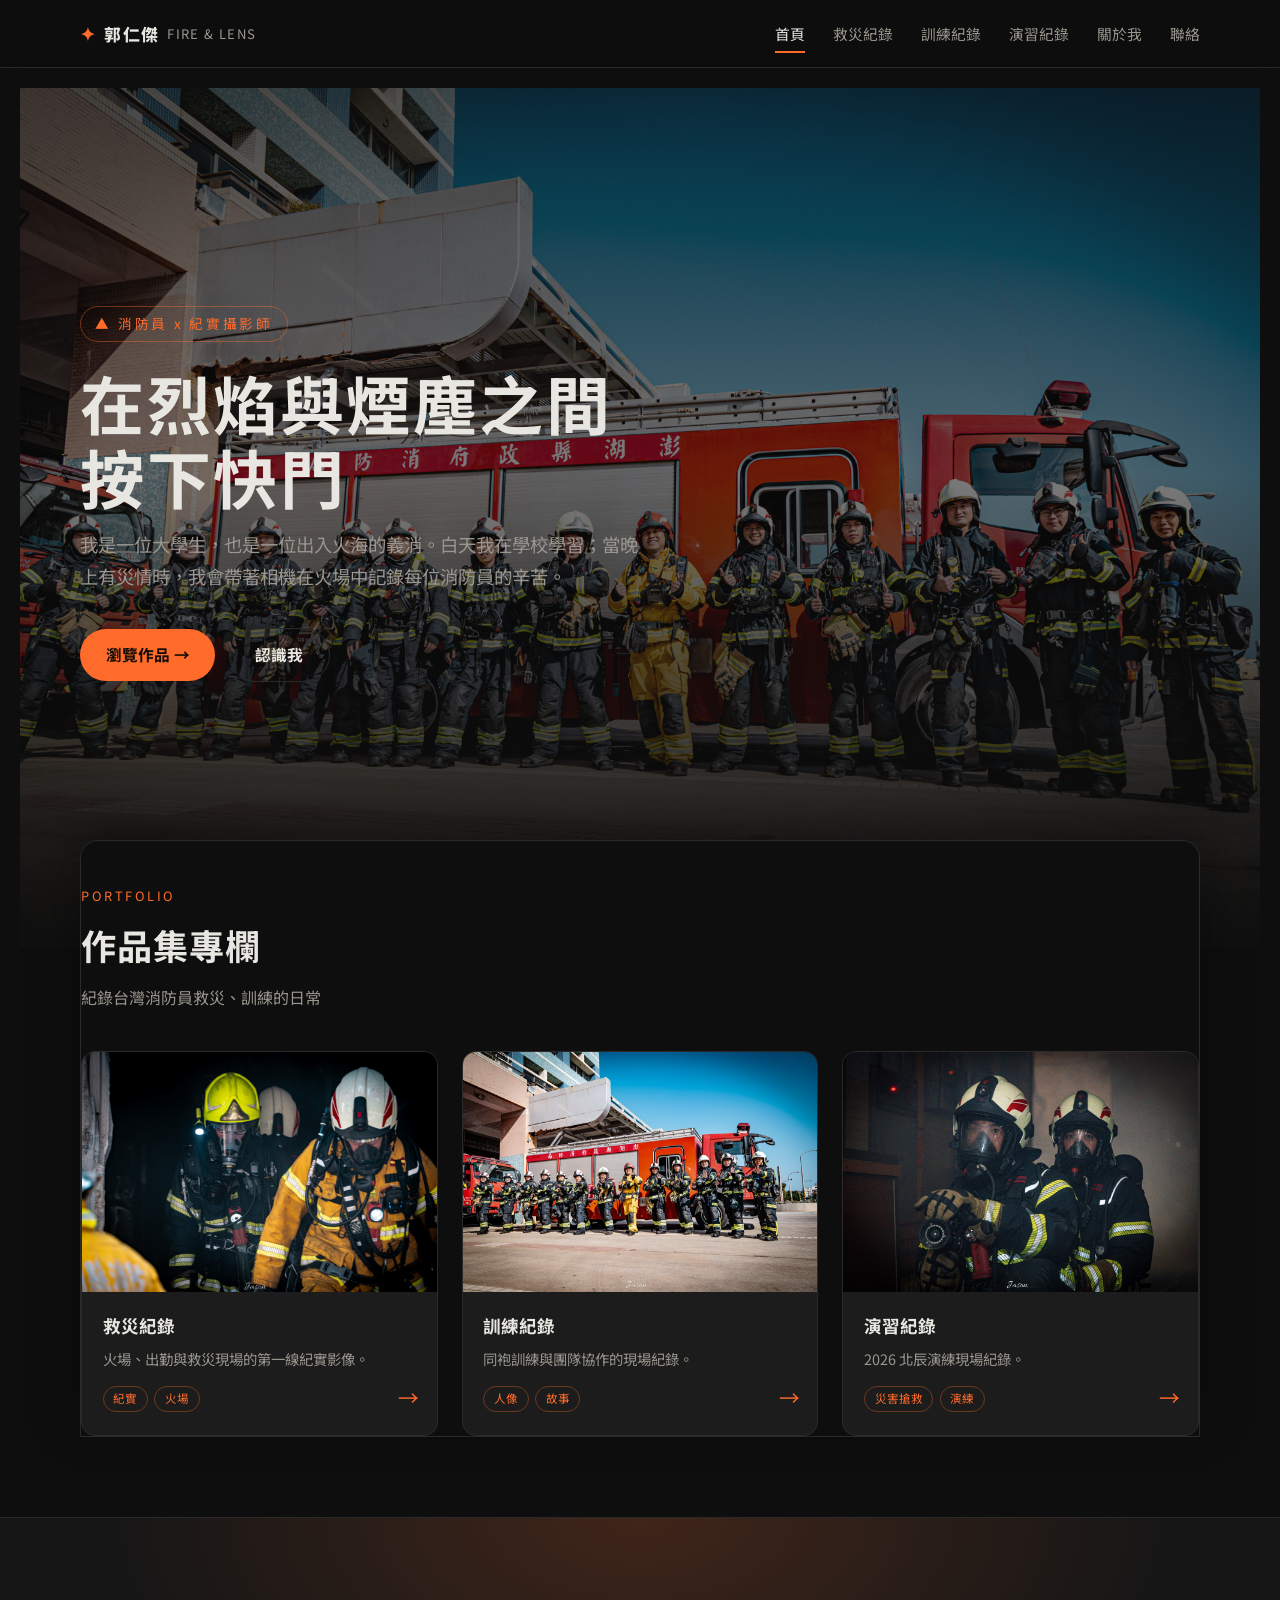
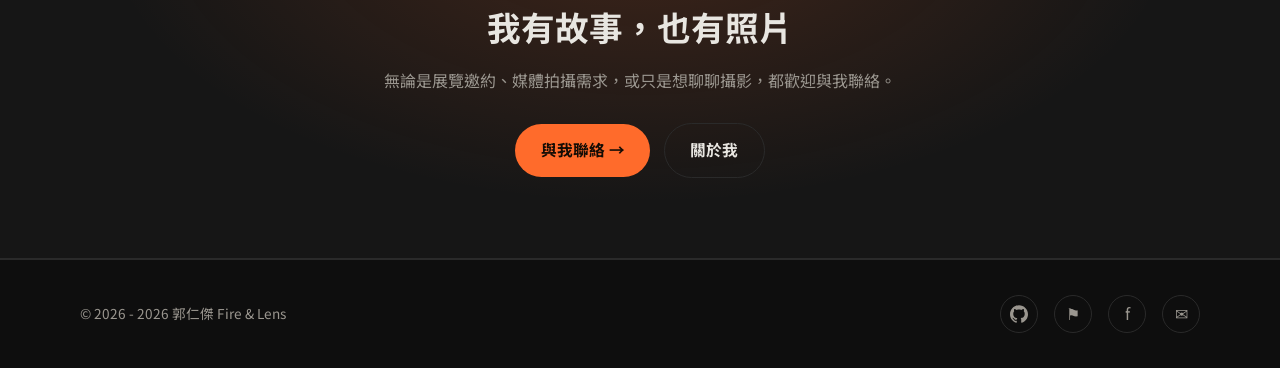
<file: index.html>
<!DOCTYPE html>
<html lang="zh-Hant">
<head>
  <meta charset="UTF-8">
  <meta name="viewport" content="width=device-width, initial-scale=1.0">
  <title>郭仁傑 ・ 消防員攝影師｜烈火的視界</title>
  <meta name="description" content="消防員攝影師郭仁傑的個人作品集 — 用鏡頭記錄烈焰、汗水與守護這座城市的人們。">
  <link rel="preconnect" href="https://fonts.googleapis.com">
  <link rel="preconnect" href="https://fonts.gstatic.com" crossorigin>
  <link href="https://fonts.googleapis.com/css2?family=Noto+Sans+TC:wght@400;500;700;900&display=swap" rel="stylesheet">
  <link rel="stylesheet" href="css/style.css">
</head>
<body>

  <header class="site-header">
    <div class="container nav">
      <a class="brand" href="index.html"><span class="flame">&#10022;</span> 郭仁傑 <span style="font-weight:400;color:var(--text-muted);font-size:.82rem">FIRE &amp; LENS</span></a>
      <nav class="nav-links" aria-label="主選單">
        <a href="index.html">首頁</a>
        <a href="fire.html">消防紀實</a>
        <a href="portrait.html">人像</a>
        <a href="landscape.html">風景</a>
        <a href="about.html">關於我</a>
        <a href="contact.html">聯絡</a>
      </nav>
      <button class="nav-toggle" aria-label="開啟選單">&#9776;</button>
    </div>
  </header>

  <section class="hero home-hero" style="background-image:url('images/首頁照片/167A3923.jpg')">
    <div class="container hero-inner">
      <span class="hero-tag">&#9650; 消防員 x 紀實攝影師</span>
      <h1>在烈焰與煙塵之間<br>按下快門</h1>
      <p>我是一位大學生，也是一位出入火海的義消。白天我在學校學習；當晚上有災情時，我會帶著相機在火場中記錄每位消防員的辛苦。</p>
      <a class="btn" href="fire.html">瀏覽作品 &#8594;</a>
      <a class="btn btn-ghost" href="about.html" style="margin-left:.6rem">認識我</a>
    </div>
  </section>

  <main>
    <section class="section home-portfolio">
      <div class="container">
        <div class="section-head">
          <span class="kicker">Portfolio</span>
          <h2>作品集專欄</h2>
          <p class="desc">紀錄台灣消防員救災、訓練的日常</p>
        </div>
        <div class="grid-3">
          <a class="card" href="fire.html">
            <img src="images/2026救災紀錄照片/0806龍行火警/DSC_5867.jpg" alt="0806 龍行火警救災紀錄">
            <div class="card-body">
              <h3>消防紀實</h3>
              <p>火場、出勤與救災現場的第一線紀實影像。</p>
              <div class="tags"><span class="tag">紀實</span><span class="tag">火場</span></div>
              <span class="arrow">&#8594;</span>
            </div>
          </a>
          <a class="card" href="portrait.html">
            <img src="images/thumbnails/training-2026/0221過年訓練/167A3932.jpg" alt="0201 過年訓練 01">
            <div class="card-body">
              <h3>0201 過年訓練 01</h3>
              <p>同袍訓練與團隊協作的現場紀錄。</p>
              <div class="tags"><span class="tag">人像</span><span class="tag">故事</span></div>
              <span class="arrow">&#8594;</span>
            </div>
          </a>
          <a class="card" href="landscape.html">
            <img src="images/thumbnails/exercise-2026/0206北辰演練/4I5A0115.jpg" alt="演習紀錄 06">
            <div class="card-body">
              <h3>演習紀錄 06</h3>
              <p>2026 北辰演練現場紀錄。</p>
              <div class="tags"><span class="tag">災害搶救</span><span class="tag">演練</span></div>
              <span class="arrow">&#8594;</span>
            </div>
          </a>
        </div>
      </div>
    </section>

    <section class="section cta">
      <div class="container">
        <h2>我有故事，也有照片</h2>
        <p>無論是展覽邀約、媒體拍攝需求，或只是想聊聊攝影，都歡迎與我聯絡。</p>
        <a class="btn" href="contact.html">與我聯絡 &#8594;</a>
        <a class="btn btn-ghost" href="about.html" style="margin-left:.6rem">關於我</a>
      </div>
    </section>
  </main>

  <footer class="site-footer">
    <div class="container">
      <span>&copy; <span data-year="2026"></span> 郭仁傑 Fire &amp; Lens</span>
      <div class="socials">
        <a href="https://github.com/jason20080809-ai" target="_blank" rel="noopener" aria-label="GitHub">
          <svg viewBox="0 0 24 24" width="18" height="18" fill="currentColor" aria-hidden="true"><path d="M12 .297c-6.63 0-12 5.373-12 12 0 5.303 3.438 9.8 8.205 11.385.6.113.82-.258.82-.577 0-.285-.01-1.04-.015-2.04-3.338.724-4.042-1.61-4.042-1.61C4.422 18.07 3.633 17.7 3.633 17.7c-1.087-.744.084-.729.084-.729 1.205.084 1.838 1.236 1.838 1.236 1.07 1.835 2.809 1.305 3.495.998.108-.776.417-1.305.76-1.605-2.665-.3-5.466-1.332-5.466-5.93 0-1.31.465-2.38 1.235-3.22-.135-.303-.54-1.523.105-3.176 0 0 1.005-.322 3.3 1.23.96-.267 1.98-.399 3-.405 1.02.006 2.04.138 3 .405 2.28-1.552 3.285-1.23 3.285-1.23.645 1.653.24 2.873.12 3.176.765.84 1.23 1.91 1.23 3.22 0 4.61-2.805 5.625-5.475 5.92.42.36.81 1.096.81 2.22 0 1.606-.015 2.896-.015 3.286 0 .315.21.69.825.57C20.565 22.092 24 17.592 24 12.297c0-6.627-5.373-12-12-12"/></svg>
        </a>
        <a href="#" aria-label="Instagram">&#9873;</a>
        <a href="#" aria-label="Facebook">f</a>
        <a href="#" aria-label="Email">&#9993;</a>
      </div>
    </div>
  </footer>

  <script src="js/main.js"></script>
</body>
</html>
</file>
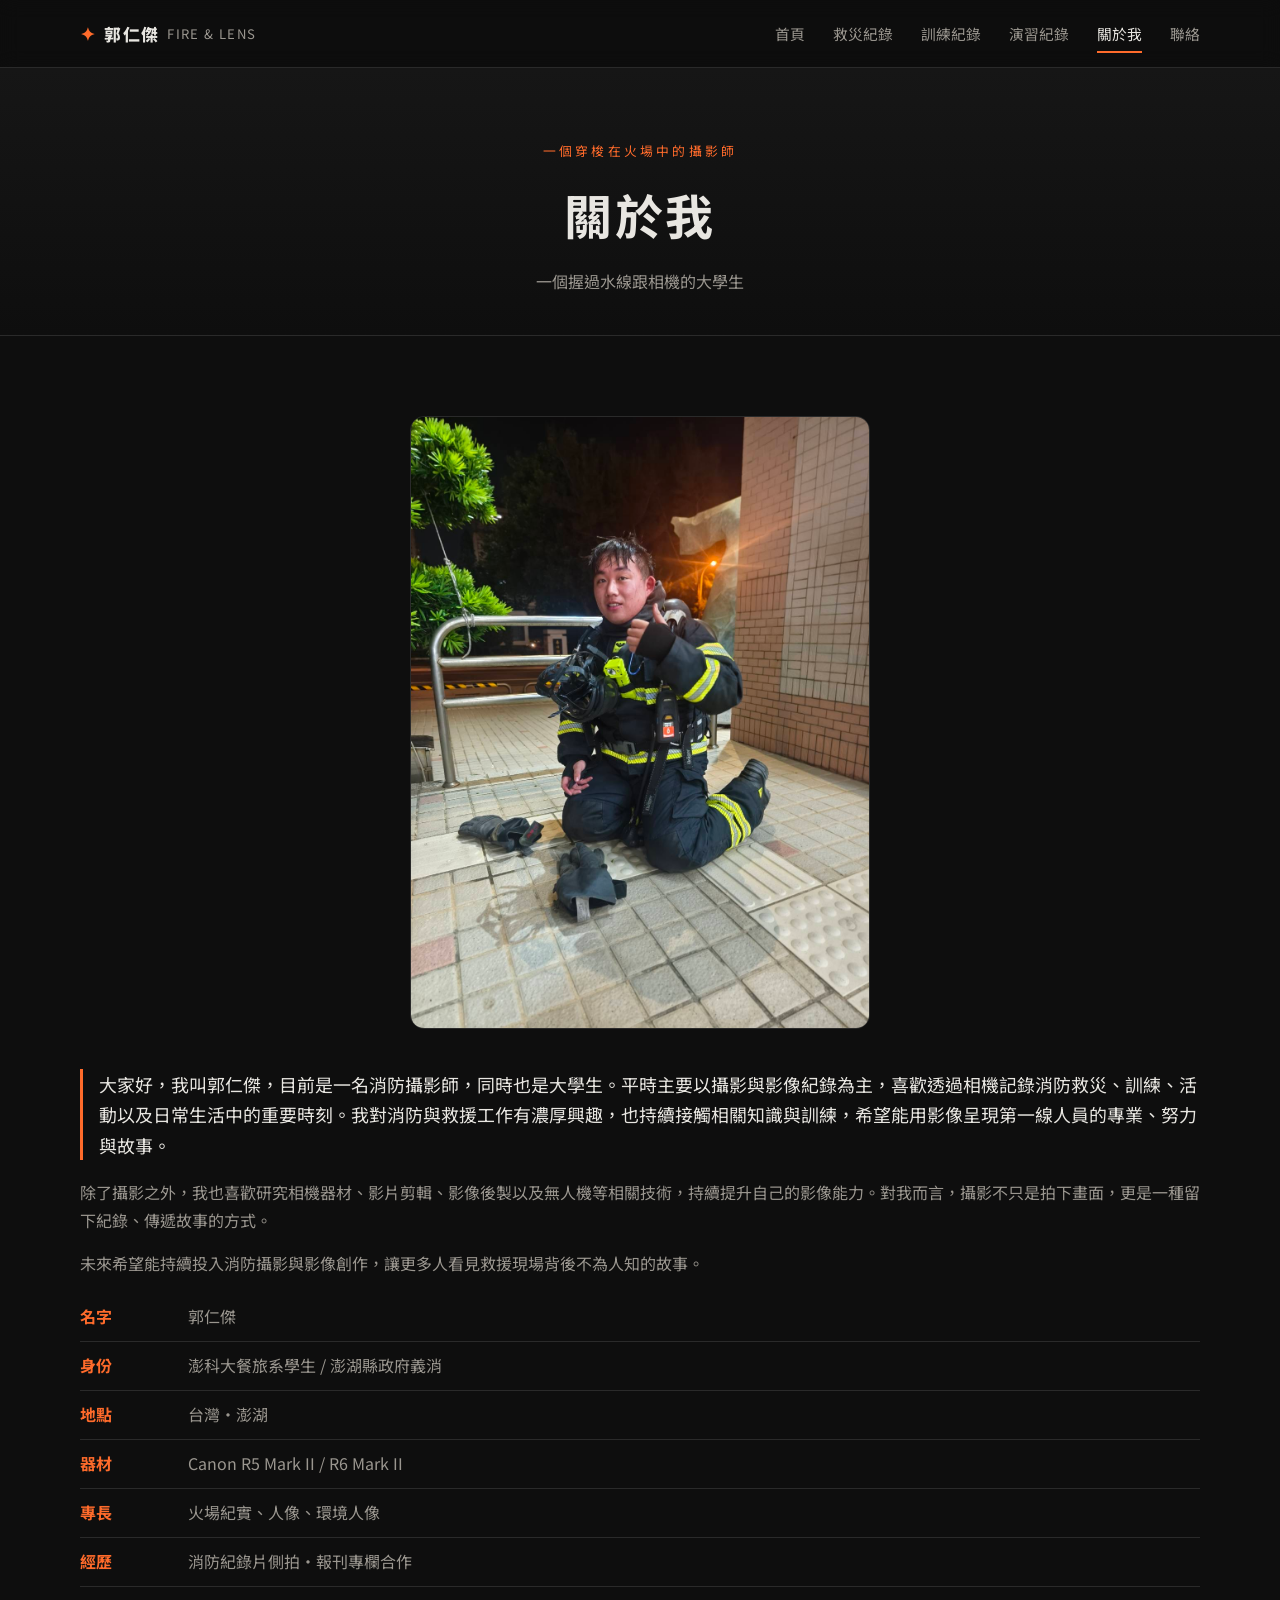
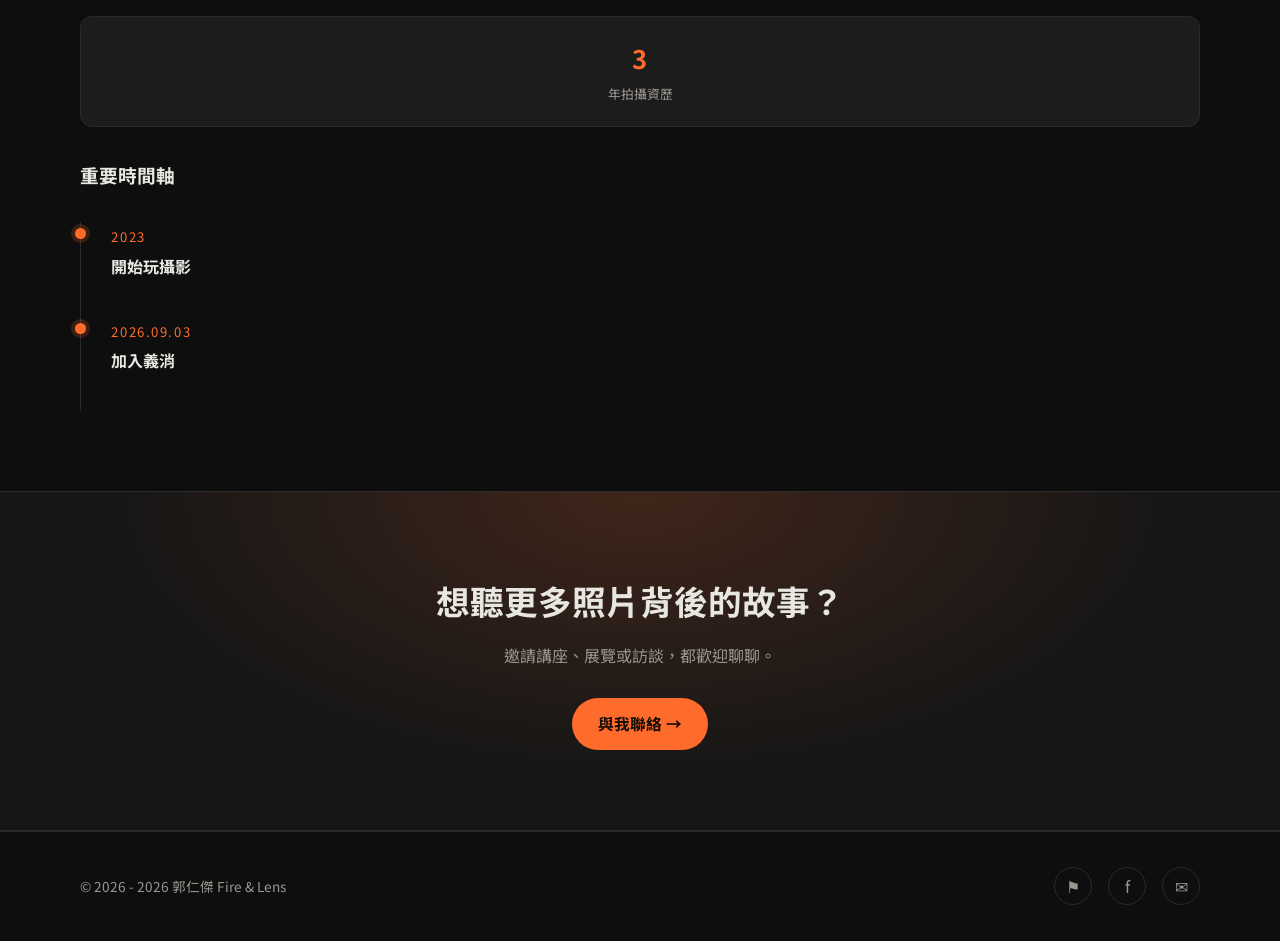
<file: about.html>
<!DOCTYPE html>
<html lang="zh-Hant">
<head>
  <meta charset="UTF-8">
  <meta name="viewport" content="width=device-width, initial-scale=1.0">
  <title>關於我｜郭仁傑 ・ 消防員攝影師</title>
  <meta name="description" content="認識消防員攝影師郭仁傑 — 從火場到鏡頭之間的故事。">
  <link rel="preconnect" href="https://fonts.googleapis.com">
  <link rel="preconnect" href="https://fonts.gstatic.com" crossorigin>
  <link href="https://fonts.googleapis.com/css2?family=Noto+Sans+TC:wght@400;500;700;900&display=swap" rel="stylesheet">
  <link rel="stylesheet" href="css/style.css">
</head>
<body>

  <header class="site-header">
    <div class="container nav">
      <a class="brand" href="index.html"><span class="flame">&#10022;</span> 郭仁傑 <span style="font-weight:400;color:var(--text-muted);font-size:.82rem">FIRE &amp; LENS</span></a>
      <nav class="nav-links" aria-label="主選單">
        <a href="index.html">首頁</a>
        <a href="fire.html">消防紀實</a>
        <a href="portrait.html">人像</a>
        <a href="landscape.html">風景</a>
        <a href="about.html">關於我</a>
        <a href="contact.html">聯絡</a>
      </nav>
      <button class="nav-toggle" aria-label="開啟選單">&#9776;</button>
    </div>
  </header>

  <section class="page-hero">
    <div class="container">
      <div class="kicker">一個穿梭在火場中的攝影師</div>
      <h1>關於我</h1>
      <p>一個握過水線跟相機的大學生</p>
    </div>
  </section>

  <main class="section">
    <div class="container about-wrap">
      <div class="about-photo">
        <img src="images/IMG_8787.JPG" alt="郭仁傑的介紹照片">
      </div>
      <div>
        <p class="lead">大家好，我叫郭仁傑，目前是一名消防攝影師，同時也是大學生。平時主要以攝影與影像紀錄為主，喜歡透過相機記錄消防救災、訓練、活動以及日常生活中的重要時刻。我對消防與救援工作有濃厚興趣，也持續接觸相關知識與訓練，希望能用影像呈現第一線人員的專業、努力與故事。</p>
        <div class="prose">
          <p>除了攝影之外，我也喜歡研究相機器材、影片剪輯、影像後製以及無人機等相關技術，持續提升自己的影像能力。對我而言，攝影不只是拍下畫面，更是一種留下紀錄、傳遞故事的方式。</p>
          <p>未來希望能持續投入消防攝影與影像創作，讓更多人看見救援現場背後不為人知的故事。</p>
        </div>

        <ul class="info-list">
          <li><b>名字</b><span>郭仁傑</span></li>
          <li><b>身份</b><span>澎科大餐旅系學生 / 澎湖縣政府義消</span></li>
          <li><b>地點</b><span>台灣・澎湖</span></li>
          <li><b>器材</b><span>Canon R5 Mark II / R6 Mark II</span></li>
          <li><b>專長</b><span>火場紀實、人像、環境人像</span></li>
          <li><b>經歷</b><span>消防紀錄片側拍・報刊專欄合作</span></li>
        </ul>

        <div class="stats">
          <div class="stat"><b>3</b><span>年拍攝資歷</span></div>
        </div>

        <h3 style="margin:2rem 0 0.5rem">重要時間軸</h3>
        <ul class="timeline">
          <li>
            <span class="yr">2023</span>
            <h4>開始玩攝影</h4>
          </li>
          <li>
            <span class="yr">2026.09.03</span>
            <h4>加入義消</h4>
          </li>
        </ul>
      </div>
    </div>
  </main>

  <section class="section cta">
    <div class="container">
      <h2>想聽更多照片背後的故事？</h2>
      <p>邀請講座、展覽或訪談，都歡迎聊聊。</p>
      <a class="btn" href="contact.html">與我聯絡 &#8594;</a>
    </div>
  </section>

  <footer class="site-footer">
    <div class="container">
      <span>&copy; <span data-year="2026"></span> 郭仁傑 Fire &amp; Lens</span>
      <div class="socials">
        <a href="#" aria-label="Instagram">&#9873;</a>
        <a href="#" aria-label="Facebook">f</a>
        <a href="#" aria-label="Email">&#9993;</a>
      </div>
    </div>
  </footer>

  <script src="js/main.js"></script>
</body>
</html>
</file>
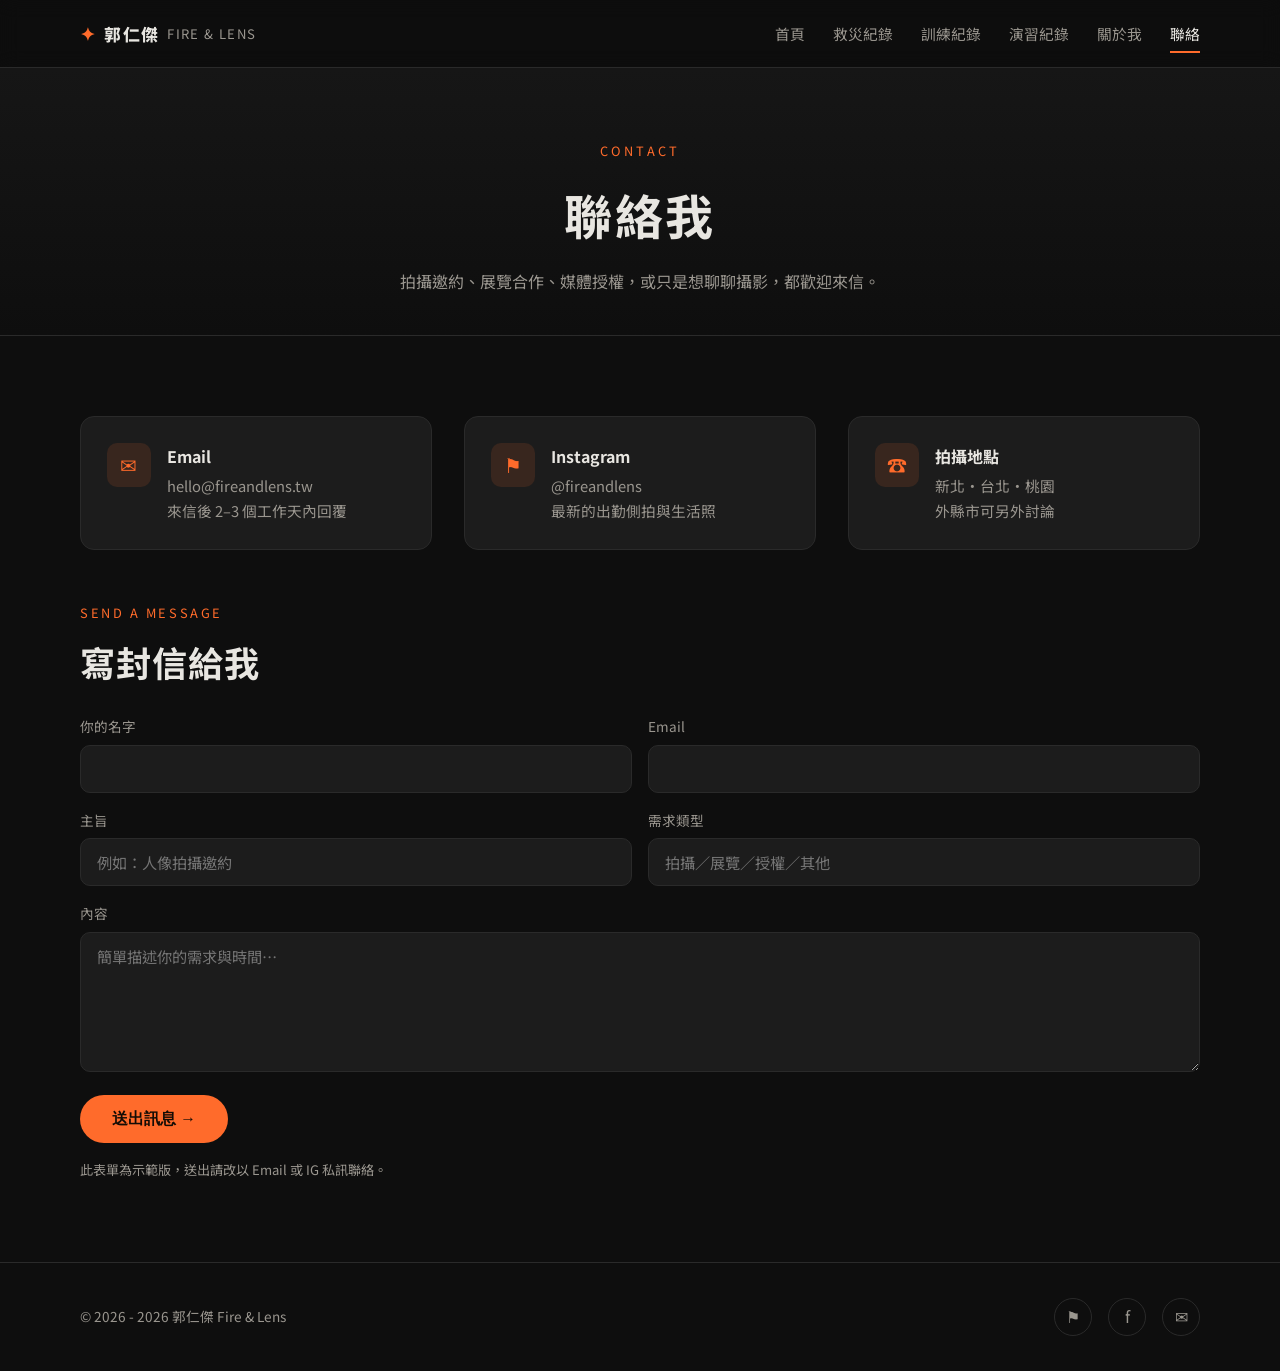
<file: contact.html>
<!DOCTYPE html>
<html lang="zh-Hant">
<head>
  <meta charset="UTF-8">
  <meta name="viewport" content="width=device-width, initial-scale=1.0">
  <title>聯絡我｜郭仁傑 ・ 消防員攝影師</title>
  <meta name="description" content="與消防員攝影師陳志豪聯絡 — 拍攝邀約、展覽與授權洽詢。">
  <link rel="preconnect" href="https://fonts.googleapis.com">
  <link rel="preconnect" href="https://fonts.gstatic.com" crossorigin>
  <link href="https://fonts.googleapis.com/css2?family=Noto+Sans+TC:wght@400;500;700;900&display=swap" rel="stylesheet">
  <link rel="stylesheet" href="css/style.css">
</head>
<body>

  <header class="site-header">
    <div class="container nav">
      <a class="brand" href="index.html"><span class="flame">&#10022;</span> 陳志豪 <span style="font-weight:400;color:var(--text-muted);font-size:.82rem">FIRE &amp; LENS</span></a>
      <nav class="nav-links" aria-label="主選單">
        <a href="index.html">首頁</a>
        <a href="fire.html">消防紀實</a>
        <a href="portrait.html">人像</a>
        <a href="landscape.html">風景</a>
        <a href="about.html">關於我</a>
        <a href="contact.html">聯絡</a>
      </nav>
      <button class="nav-toggle" aria-label="開啟選單">&#9776;</button>
    </div>
  </header>

  <section class="page-hero">
    <div class="container">
      <div class="kicker">Contact</div>
      <h1>聯絡我</h1>
      <p>拍攝邀約、展覽合作、媒體授權，或只是想聊聊攝影，都歡迎來信。</p>
    </div>
  </section>

  <main class="section">
    <div class="container">
      <div class="contact-wrap">
        <a class="contact-card" href="mailto:hello@fireandlens.tw">
          <span class="contact-icon">&#9993;</span>
          <div>
            <h3>Email</h3>
            <p>hello@fireandlens.tw</p>
            <p>來信後 2–3 個工作天內回覆</p>
          </div>
        </a>
        <a class="contact-card" href="#" aria-label="Instagram">
          <span class="contact-icon">&#9873;</span>
          <div>
            <h3>Instagram</h3>
            <p>@fireandlens</p>
            <p>最新的出勤側拍與生活照</p>
          </div>
        </a>
        <div class="contact-card">
          <span class="contact-icon">&#9742;</span>
          <div>
            <h3>拍攝地點</h3>
            <p>新北・台北・桃園</p>
            <p>外縣市可另外討論</p>
          </div>
        </div>
      </div>

      <form class="contact-form" action="#" method="post">
        <div class="section-head">
          <span class="kicker">Send a message</span>
          <h2>寫封信給我</h2>
        </div>
        <div class="form-grid">
          <div>
            <label for="name">你的名字</label>
            <input type="text" id="name" name="name" required>
          </div>
          <div>
            <label for="email">Email</label>
            <input type="email" id="email" name="email" required>
          </div>
          <div>
            <label for="subject">主旨</label>
            <input type="text" id="subject" name="subject" placeholder="例如：人像拍攝邀約">
          </div>
          <div>
            <label for="type">需求類型</label>
            <input type="text" id="type" name="type" placeholder="拍攝／展覽／授權／其他">
          </div>
          <div class="full">
            <label for="message">內容</label>
            <textarea id="message" name="message" required placeholder="簡單描述你的需求與時間…"></textarea>
          </div>
          <div class="full">
            <button class="fill" type="submit">送出訊息 &#8594;</button>
            <p class="note">此表單為示範版，送出請改以 Email 或 IG 私訊聯絡。</p>
          </div>
        </div>
      </form>
    </div>
  </main>

  <footer class="site-footer">
    <div class="container">
      <span>&copy; <span data-year="2026"></span> 郭仁傑 Fire &amp; Lens</span>
      <div class="socials">
        <a href="#" aria-label="Instagram">&#9873;</a>
        <a href="#" aria-label="Facebook">f</a>
        <a href="#" aria-label="Email">&#9993;</a>
      </div>
    </div>
  </footer>

  <script src="js/main.js"></script>
</body>
</html>
</file>
<file: css/style.css>
:root {
  --bg: #0e0e0e;
  --bg-soft: #161616;
  --bg-card: #1c1c1c;
  --text: #e8e6e1;
  --text-muted: #9a968f;
  --accent: #ff6b2b;
  --accent-dark: #c94f1d;
  --border: #2a2a2a;
  --max-w: 1120px;
  --nav-h: 68px;
  --ease: cubic-bezier(0.22, 1, 0.36, 1);
}

* { margin: 0; padding: 0; box-sizing: border-box; }

html { scroll-behavior: smooth; }

body {
  font-family: "Noto Sans TC", "PingFang TC", "Microsoft JhengHei", sans-serif;
  background: var(--bg);
  color: var(--text);
  line-height: 1.7;
  -webkit-font-smoothing: antialiased;
}

img { display: block; max-width: 100%; }

a { color: inherit; text-decoration: none; }

.container { width: min(var(--max-w), 92%); margin-inline: auto; }

/* ---------- Nav ---------- */
.site-header {
  position: sticky;
  top: 0;
  z-index: 50;
  height: var(--nav-h);
  background: rgba(14, 14, 14, 0.85);
  backdrop-filter: blur(10px);
  border-bottom: 1px solid var(--border);
}

.nav {
  height: var(--nav-h);
  display: flex;
  align-items: center;
  justify-content: space-between;
  gap: 1rem;
}

.brand {
  font-weight: 800;
  letter-spacing: 0.08em;
  font-size: 1.05rem;
  display: flex;
  align-items: center;
  gap: 0.5rem;
}

.brand .flame { color: var(--accent); font-size: 1.15rem; }

.nav-links {
  display: flex;
  align-items: center;
  gap: clamp(0.75rem, 2.5vw, 1.75rem);
}

.nav-links a {
  font-size: 0.92rem;
  color: var(--text-muted);
  transition: color 0.25s var(--ease);
  position: relative;
}

.nav-links a:hover,
.nav-links a.active { color: var(--text); }

.nav-links a.active::after {
  content: "";
  position: absolute;
  left: 0; bottom: -6px;
  width: 100%; height: 2px;
  background: var(--accent);
}

.nav-toggle {
  display: none;
  background: none;
  border: 1px solid var(--border);
  border-radius: 8px;
  padding: 8px 10px;
  color: var(--text);
  font-size: 1.1rem;
  cursor: pointer;
  line-height: 1;
}

/* ---------- Hero ---------- */
.hero {
  position: relative;
  min-height: min(78vh, 640px);
  display: flex;
  align-items: center;
  background-size: cover;
  background-position: center 30%;
}

.home-hero {
  min-height: 100svh;
  background-position: center calc(50% + var(--hero-shift, 0px));
  box-shadow: inset 0 0 0 1.25rem var(--bg);
  will-change: background-position;
}

.hero::before {
  content: "";
  position: absolute;
  inset: 0;
  background: linear-gradient(180deg, rgba(14,14,14,0.72) 0%, rgba(14,14,14,0.55) 45%, var(--bg) 100%);
}

.hero-inner { position: relative; z-index: 1; padding: 4rem 0 7rem; }

.hero-tag {
  display: inline-flex;
  align-items: center;
  gap: 0.5rem;
  font-size: 0.85rem;
  letter-spacing: 0.2em;
  color: var(--accent);
  border: 1px solid rgba(255, 107, 43, 0.4);
  border-radius: 999px;
  padding: 0.35rem 0.9rem;
  margin-bottom: 1.5rem;
}

.hero h1 {
  font-size: clamp(2.2rem, 6vw, 4rem);
  line-height: 1.15;
  letter-spacing: 0.04em;
  margin-bottom: 1rem;
}

.hero h1 .accent { color: var(--accent); }

.hero p {
  color: var(--text-muted);
  font-size: clamp(1rem, 2vw, 1.15rem);
  max-width: 560px;
  margin-bottom: 2.25rem;
}

.btn {
  display: inline-block;
  background: var(--accent);
  color: #140c05;
  font-weight: 700;
  padding: 0.8rem 1.6rem;
  border-radius: 999px;
  font-size: 0.98rem;
  transition: background 0.25s var(--ease), transform 0.25s var(--ease);
}

.btn:hover { background: #ff8a52; transform: translateY(-2px); }

.btn.btn-ghost {
  background: transparent;
  color: var(--text);
  border: 1px solid var(--border);
}

.btn.btn-ghost:hover { border-color: var(--accent); color: var(--accent); }

/* ---------- Sections ---------- */
.section { padding: 5rem 0; }

.home-portfolio {
  position: relative;
  z-index: 2;
  margin-top: -8rem;
  padding-top: 0;
}

.home-portfolio .container {
  padding-top: 2.5rem;
  background: rgba(14, 14, 14, 0.96);
  border: 1px solid var(--border);
  border-radius: 18px 18px 0 0;
  box-shadow: 0 -20px 55px rgba(0, 0, 0, 0.38);
}

.home-portfolio .section-head,
.home-portfolio .card {
  opacity: 0;
  transform: translateY(34px) scale(0.985);
  transition: opacity 0.7s var(--ease), transform 0.7s var(--ease), box-shadow 0.35s var(--ease);
}

.home-portfolio.is-visible .section-head,
.home-portfolio.is-visible .card {
  opacity: 1;
  transform: translateY(0) scale(1);
}

.home-portfolio.is-visible .card:hover {
  transform: translateY(-5px) scale(1.01);
}

.home-portfolio .card:nth-child(1) { transition-delay: 0.12s; }
.home-portfolio .card:nth-child(2) { transition-delay: 0.24s; }
.home-portfolio .card:nth-child(3) { transition-delay: 0.36s; }

.section-head { margin-bottom: 2.5rem; }

.section-head .kicker {
  color: var(--accent);
  letter-spacing: 0.2em;
  font-size: 0.8rem;
  text-transform: uppercase;
}

.section-head h2 {
  font-size: clamp(1.6rem, 4vw, 2.2rem);
  margin-top: 0.4rem;
  letter-spacing: 0.03em;
}

.section-head .desc { color: var(--text-muted); margin-top: 0.6rem; max-width: 600px; }

/* ---------- Cards / Grid ---------- */
.grid-3 {
  display: grid;
  grid-template-columns: repeat(auto-fit, minmax(280px, 1fr));
  gap: 1.5rem;
}

.grid-2 {
  display: grid;
  grid-template-columns: repeat(auto-fit, minmax(340px, 1fr));
  gap: 1.5rem;
}

.card {
  position: relative;
  border-radius: 14px;
  overflow: hidden;
  background: var(--bg-card);
  border: 1px solid var(--border);
  transition: transform 0.35s var(--ease), border-color 0.35s var(--ease), box-shadow 0.35s var(--ease);
}

.card:hover {
  transform: translateY(-6px);
  border-color: rgba(255, 107, 43, 0.5);
  box-shadow: 0 18px 40px rgba(0, 0, 0, 0.45);
}

.card img {
  width: 100%;
  height: 240px;
  object-fit: cover;
  transition: transform 0.5s var(--ease);
}

.card:hover img { transform: scale(1.05); }

.card-body { padding: 1.2rem 1.3rem 1.4rem; }

.card-body h3 { font-size: 1.1rem; margin-bottom: 0.35rem; }

.card-body p { color: var(--text-muted); font-size: 0.9rem; }

.card .arrow {
  position: absolute;
  right: 1.1rem; bottom: 1.2rem;
  color: var(--accent);
  font-size: 1.3rem;
  transition: transform 0.3s var(--ease);
}

.card:hover .arrow { transform: translateX(4px); }

.tags { display: flex; flex-wrap: wrap; gap: 0.4rem; margin-top: 0.9rem; }

.tag {
  font-size: 0.72rem;
  color: var(--accent);
  border: 1px solid rgba(255, 107, 43, 0.35);
  padding: 0.15rem 0.6rem;
  border-radius: 999px;
}

/* ---------- Page hero (small) ---------- */
.page-hero {
  padding: 4.5rem 0 2.5rem;
  text-align: center;
  border-bottom: 1px solid var(--border);
  background: linear-gradient(180deg, var(--bg-soft), var(--bg));
}

.page-hero h1 {
  font-size: clamp(2rem, 5vw, 3rem);
  letter-spacing: 0.05em;
}

.page-hero .kicker {
  color: var(--accent);
  letter-spacing: 0.25em;
  font-size: 0.8rem;
  text-transform: uppercase;
  margin-bottom: 0.75rem;
}

.page-hero p { color: var(--text-muted); max-width: 620px; margin: 0.8rem auto 0; }

/* ---------- Filter bar ---------- */
.filter-bar {
  display: flex;
  flex-wrap: wrap;
  gap: 0.6rem;
  margin-bottom: 2rem;
}

.filter-btn {
  background: var(--bg-card);
  border: 1px solid var(--border);
  color: var(--text-muted);
  font-size: 0.88rem;
  font-family: inherit;
  padding: 0.5rem 1.1rem;
  border-radius: 999px;
  cursor: pointer;
  transition: border-color 0.25s var(--ease), color 0.25s var(--ease), background 0.25s var(--ease);
}

.filter-btn:hover { border-color: var(--accent); color: var(--text); }

.filter-btn.active {
  background: var(--accent);
  border-color: var(--accent);
  color: #140c05;
  font-weight: 700;
}

/* ---------- Gallery ---------- */
.gallery {
  display: grid;
  grid-template-columns: repeat(auto-fit, minmax(240px, 1fr));
  gap: 1rem;
}

.gallery a {
  position: relative;
  border-radius: 12px;
  overflow: hidden;
  border: 1px solid var(--border);
  cursor: zoom-in;
}

.gallery img {
  width: 100%;
  height: 230px;
  object-fit: cover;
  transition: transform 0.4s var(--ease);
}

.gallery a:hover img { transform: scale(1.06); }

.gallery .cap {
  position: absolute;
  inset: auto 0 0 0;
  padding: 1.8rem 0.9rem 0.7rem;
  background: linear-gradient(transparent, rgba(0,0,0,0.78));
  font-size: 0.85rem;
  opacity: 0;
  transform: translateY(6px);
  transition: opacity 0.3s var(--ease), transform 0.3s var(--ease);
}

.gallery a:hover .cap { opacity: 1; transform: translateY(0); }

/* ---------- About ---------- */
.about-wrap { display: grid; grid-template-columns: 1fr; gap: 2.5rem; align-items: start; }

.about-photo {
  border-radius: 14px;
  overflow: hidden;
  border: 1px solid var(--border);
  max-width: 460px;
  margin: 0 auto;
}

.about-photo img { width: 100%; height: auto; }

.stats { display: grid; grid-template-columns: repeat(auto-fit, minmax(130px, 1fr)); gap: 1rem; margin: 1.8rem 0; }

.stat {
  background: var(--bg-card);
  border: 1px solid var(--border);
  border-radius: 12px;
  padding: 1.2rem 0.8rem;
  text-align: center;
}

.stat b { display: block; font-size: 1.6rem; color: var(--accent); letter-spacing: 0.02em; }

.stat span { font-size: 0.8rem; color: var(--text-muted); }

.info-list { list-style: none; margin-top: 1rem; }

.info-list li { padding: 0.65rem 0; border-bottom: 1px solid var(--border); display: flex; gap: 1rem; }

.info-list li b { width: 92px; color: var(--accent); font-weight: 700; flex-shrink: 0; }

.info-list li span { color: var(--text-muted); }

.lead {
  font-size: 1.12rem;
  color: var(--text);
  margin-bottom: 1.2rem;
  border-left: 3px solid var(--accent);
  padding-left: 1rem;
}

.prose p { color: var(--text-muted); margin-bottom: 1rem; }

/* ---------- Timeline ---------- */
.timeline { margin-top: 2rem; list-style: none; }

.timeline li {
  position: relative;
  padding: 0 0 2rem 1.9rem;
  border-left: 1px solid var(--border);
}

.timeline li::before {
  content: "";
  position: absolute;
  left: -6px; top: 6px;
  width: 11px; height: 11px;
  border-radius: 50%;
  background: var(--accent);
  box-shadow: 0 0 0 4px rgba(255, 107, 43, 0.18);
}

.timeline .yr { color: var(--accent); font-size: 0.82rem; letter-spacing: 0.12em; }

.timeline h4 { margin: 0.2rem 0 0.3rem; }

.timeline p { color: var(--text-muted); font-size: 0.92rem; }

/* ---------- Contact ---------- */
.contact-wrap {
  display: grid;
  grid-template-columns: repeat(auto-fit, minmax(300px, 1fr));
  gap: 2rem;
}

.contact-card {
  background: var(--bg-card);
  border: 1px solid var(--border);
  border-radius: 14px;
  padding: 1.6rem;
  display: flex;
  align-items: flex-start;
  gap: 1rem;
  transition: border-color 0.3s var(--ease);
}

.contact-card:hover { border-color: rgba(255, 107, 43, 0.5); }

.contact-icon {
  width: 44px; height: 44px;
  flex-shrink: 0;
  display: grid;
  place-items: center;
  border-radius: 10px;
  background: rgba(255, 107, 43, 0.12);
  color: var(--accent);
  font-size: 1.25rem;
}

.contact-card h3 { font-size: 1rem; margin-bottom: 0.2rem; }

.contact-card p, .contact-card a { color: var(--text-muted); font-size: 0.92rem; }

.contact-card a:hover { color: var(--accent); }

.contact-form { margin-top: 3rem; }

.contact-form .section-head { margin-bottom: 1.5rem; }

.form-grid { display: grid; grid-template-columns: 1fr 1fr; gap: 1rem; }

.form-grid .full { grid-column: 1 / -1; }

label { font-size: 0.85rem; color: var(--text-muted); display: block; margin-bottom: 0.4rem; }

input, textarea {
  width: 100%;
  background: var(--bg-card);
  border: 1px solid var(--border);
  border-radius: 10px;
  color: var(--text);
  padding: 0.75rem 1rem;
  font-size: 0.95rem;
  font-family: inherit;
  transition: border-color 0.25s var(--ease);
}

input:focus, textarea:focus { outline: none; border-color: var(--accent); }

textarea { resize: vertical; min-height: 140px; }

.fill {
  cursor: pointer;
  text-align: center;
  border: none;
  background: var(--accent);
  color: #140c05;
  font-weight: 700;
  padding: 0.85rem 2rem;
  border-radius: 999px;
  font-size: 0.98rem;
  transition: background 0.25s var(--ease);
}

.fill:hover { background: #ff8a52; }

.note { margin-top: 1rem; font-size: 0.82rem; color: var(--text-muted); }

/* ---------- CTA band ---------- */
.cta {
  background:
    radial-gradient(60% 120% at 50% 0%, rgba(255,107,43,0.18), transparent 70%),
    var(--bg-soft);
  border-top: 1px solid var(--border);
  border-bottom: 1px solid var(--border);
  text-align: center;
}

.cta h2 { font-size: clamp(1.5rem, 4vw, 2.1rem); margin-bottom: 0.8rem; }

.cta p { color: var(--text-muted); max-width: 560px; margin: 0 auto 1.8rem; }

/* ---------- Footer ---------- */
.site-footer {
  border-top: 1px solid var(--border);
  padding: 2.2rem 0;
  color: var(--text-muted);
  font-size: 0.85rem;
}

.site-footer .container {
  display: flex;
  flex-wrap: wrap;
  align-items: center;
  justify-content: space-between;
  gap: 1rem;
}

.socials { display: flex; gap: 1rem; }

.socials a {
  width: 38px; height: 38px;
  display: grid;
  place-items: center;
  border: 1px solid var(--border);
  border-radius: 50%;
  font-size: 1rem;
  transition: border-color 0.25s var(--ease), color 0.25s var(--ease);
}

.socials a:hover { border-color: var(--accent); color: var(--accent); }

/* ---------- Lightbox ---------- */
.lightbox {
  position: fixed;
  inset: 0;
  z-index: 100;
  background: rgba(8, 8, 8, 0.94);
  display: none;
  align-items: center;
  justify-content: center;
  padding: 2rem;
  opacity: 0;
  transition: opacity 0.3s var(--ease);
}

.lightbox.open { display: flex; opacity: 1; }

.lightbox img {
  max-width: 92vw;
  max-height: 82vh;
  border-radius: 10px;
  box-shadow: 0 30px 80px rgba(0, 0, 0, 0.7);
}

.lightbox .cap {
  position: absolute;
  bottom: 1.5rem;
  left: 50%;
  transform: translateX(-50%);
  color: var(--text-muted);
  font-size: 0.9rem;
  white-space: nowrap;
}

.lightbox .close {
  position: absolute;
  top: 1.2rem; right: 1.4rem;
  background: none;
  border: none;
  color: var(--text);
  font-size: 2rem;
  cursor: pointer;
  line-height: 1;
}

.lightbox .nav-btn {
  position: absolute;
  top: 50%;
  transform: translateY(-50%);
  background: rgba(255, 255, 255, 0.06);
  border: 1px solid var(--border);
  color: var(--text);
  width: 44px; height: 44px;
  border-radius: 50%;
  font-size: 1.2rem;
  cursor: pointer;
  transition: background 0.2s var(--ease);
}

.lightbox .nav-btn:hover { background: rgba(255, 107, 43, 0.2); }
.lightbox .prev { left: 1.2rem; }
.lightbox .next { right: 1.2rem; }

/* ---------- Responsive ---------- */
@media (max-width: 820px) {
  .nav-toggle { display: block; }

  .nav-links {
    position: absolute;
    top: var(--nav-h);
    left: 0; right: 0;
    flex-direction: column;
    align-items: flex-start;
    gap: 0;
    background: rgba(12, 12, 12, 0.98);
    border-bottom: 1px solid var(--border);
    padding: 0.5rem 1.2rem 1rem;
    display: none;
  }

  .nav-links.open { display: flex; }

  .nav-links a {
    width: 100%;
    padding: 0.8rem 0;
    border-bottom: 1px solid var(--border);
  }

  .nav-links a.active::after { display: none; }

  .form-grid { grid-template-columns: 1fr; }

  .section { padding: 3.5rem 0; }

  .home-portfolio { margin-top: -4rem; }
  .home-portfolio .container { padding-top: 2rem; }
}
</file>
